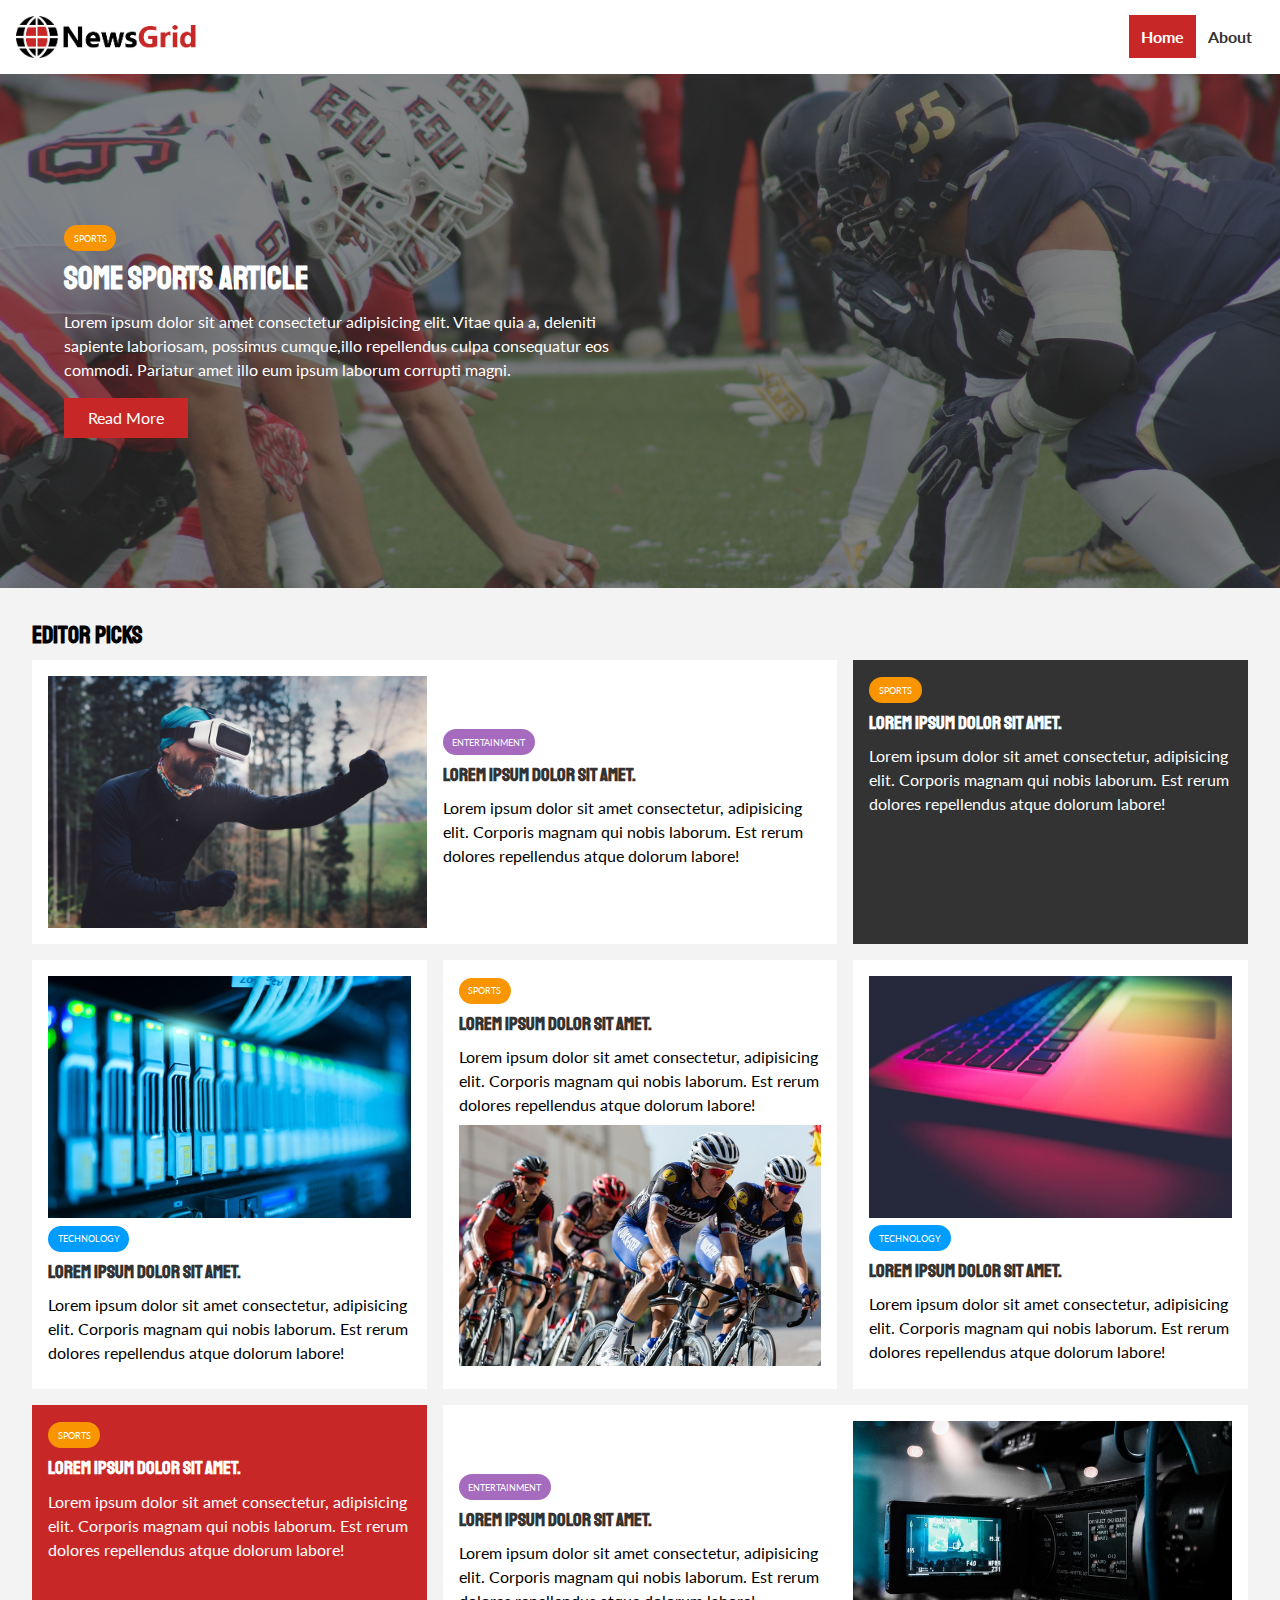
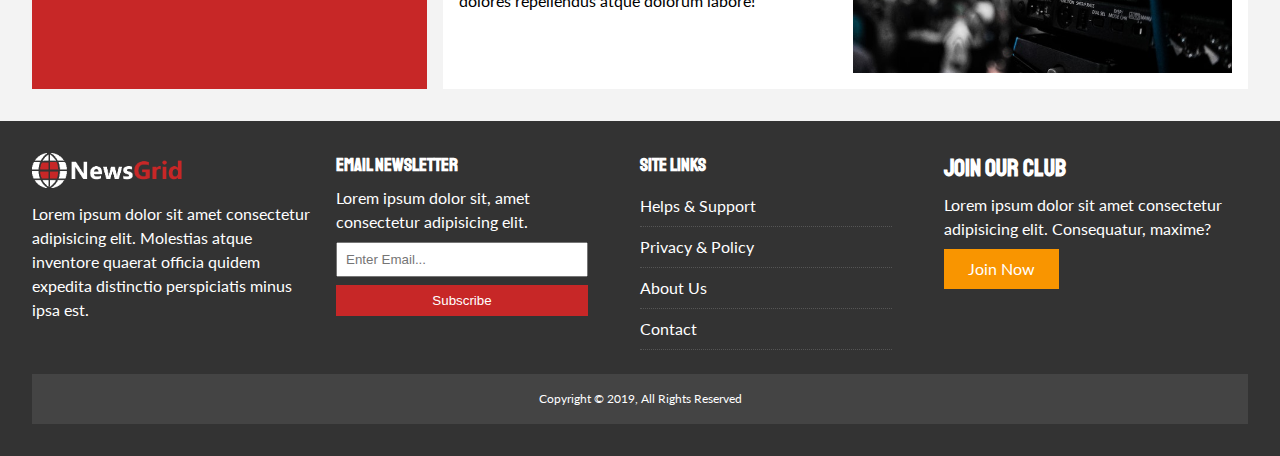
<file: newgrid/index.html>
<!DOCTYPE html>
<html lang="en">
<head>
    <meta charset="UTF-8">
    <meta http-equiv="X-UA-Compatible" content="IE=edge">
    <meta name="viewport" content="width=device-width, initial-scale=1.0">
    <link rel="stylesheet" href="https://use.fontawesome.com/releases/v5.6.1/css/all.css" integrity="sha384-gfdkjb5BdAXd+lj+gudLWI+BXq4IuLW5IT+brZEZsLFm++aCMlF1V92rMkPaX4PP" crossorigin="anonymous">
    <link href="https://fonts.googleapis.com/css2?family=Lato:wght@300&family=Staatliches&display=swap" rel="stylesheet">
    <link rel="stylesheet" href="css/style.css">
    <link rel="stylesheet" media="screen and (max-width: 768px)" href="css/mobile.css">
    <link rel="shortcut icon" type="image/x-icon" href="favicon.ico">
    <title>NewsGrid | Latest News</title>
</head>
<body>
    <nav id="main-nav">
        <div class="container">
            <img src="img/logo.png" alt="NewsGrid" class="logo" title="NewsGrid">
            <div class="social">
                <a href="https://www.facebook.com/" target="_blank"><i class="fab fa-facebook fa-2x"></i></a>
                <a href="https://www.instagram.com/" target="_blank"><i class="fab fa-instagram fa-2x"></i></a>
                <a href="https://twitter.com/?lang=en" target="_blank"><i class="fab fa-twitter fa-2x"></i></a>
                <a href="https://www.youtube.com/" target="_blank"><i class="fab fa-youtube fa-2x"></i></a>
            </div>
            <ul>
                <li><a class="current" href="index.html">Home</a></li>
                <li><a  href="about.html">About</a></li>
            </ul>
        </div>
    </nav>
    <header id="showcase">
        <div class="container">
            <div class="showcase-container">
                <div class="showcase-content">
                    <div class="category category-sports">Sports</div>
                    <h1>Some Sports Article</h1>
                    <p>Lorem ipsum dolor sit amet consectetur adipisicing elit. Vitae quia a, deleniti sapiente laboriosam, possimus 
                        cumque,illo repellendus culpa consequatur eos commodi. Pariatur amet illo eum ipsum laborum corrupti magni.</p>
                    <a href="article.html" class="btn btn-primary">Read More</a>
                </div>
            </div>
        </div>
    </header>

    <section id="home-articles" class="py-2">
        <div class="container">
            <h2>Editor Picks</h2>
            <div class="articles-container">
                <article class="card">
                    <img src="img/articles/ent1.jpg" alt="">
                    <div>
                        <div class="category category-ent">Entertainment</div>
                        <h3>
                            <a href="article.html">Lorem ipsum dolor sit amet.</a>
                        </h3>
                        <p>Lorem ipsum dolor sit amet consectetur, adipisicing elit. Corporis magnam qui nobis laborum. Est rerum dolores repellendus atque dolorum labore!</p>
                    </div>
                </article>

                <article class="card bg-dark">
                    <div class="category category-sports">Sports</div>
                    <h3>
                        <a href="article.html">Lorem ipsum dolor sit amet.</a>
                    </h3>
                    <p>Lorem ipsum dolor sit amet consectetur, adipisicing elit. Corporis magnam qui nobis laborum. Est rerum dolores repellendus atque dolorum labore!</p>
                </article>

                <article class="card">
                    <img src="img/articles/tech1.jpg" alt="">
                    <div class="category category-tech">Technology</div>
                    <h3>
                        <a href="article.html">Lorem ipsum dolor sit amet.</a>
                    </h3>
                    <p>Lorem ipsum dolor sit amet consectetur, adipisicing elit. Corporis magnam qui nobis laborum. Est rerum dolores repellendus atque dolorum labore!</p>
                </article>

                <article class="card">
                    <div class="category category-sports">Sports</div>
                    <h3>
                        <a href="article.html">Lorem ipsum dolor sit amet.</a>
                    </h3>
                    <p>Lorem ipsum dolor sit amet consectetur, adipisicing elit. Corporis magnam qui nobis laborum. Est rerum dolores repellendus atque dolorum labore!</p>
                    <img src="img/articles/sports1.jpg" alt="">
                </article>

                <article class="card">
                    <img src="img/articles/tech2.jpg" alt="">
                    <div class="category category-tech">Technology</div>
                    <h3>
                        <a href="article.html">Lorem ipsum dolor sit amet.</a>
                    </h3>
                    <p>Lorem ipsum dolor sit amet consectetur, adipisicing elit. Corporis magnam qui nobis laborum. Est rerum dolores repellendus atque dolorum labore!</p>
                </article>

                <article class="card bg-primary">
                    <div class="category category-sports">Sports</div>
                    <h3>
                        <a href="article.html">Lorem ipsum dolor sit amet.</a>
                    </h3>
                    <p>Lorem ipsum dolor sit amet consectetur, adipisicing elit. Corporis magnam qui nobis laborum. Est rerum dolores repellendus atque dolorum labore!</p>
                </article>

                <article class="card">
                    <div>
                        <div class="category category-ent">Entertainment</div>
                        <h3>
                            <a href="article.html">Lorem ipsum dolor sit amet.</a>
                        </h3>
                        <p>Lorem ipsum dolor sit amet consectetur, adipisicing elit. Corporis magnam qui nobis laborum. Est rerum dolores repellendus atque dolorum labore!</p>
                    </div>
                    <img src="img/articles/ent2.jpg" alt="">
                </article>
            </div>
        </div>
    </section>

    <footer id="main-footer" class="py-2">
        <div class="container footer-container">
            <div>
                <img src="img/logo_light.png" alt="NewsGrid">
                <p>Lorem ipsum dolor sit amet consectetur adipisicing elit. Molestias atque inventore quaerat officia quidem expedita distinctio perspiciatis minus ipsa est.</p>
            </div>
            <div>
                <h3>Email Newsletter</h3>
                <p>Lorem ipsum dolor sit, amet consectetur adipisicing elit.</p>
                <form>
                    <input type="email" placeholder="Enter Email...">
                    <input type="submit" value="Subscribe" class="btn btn-primary">
                </form>
            </div>
            <div>
                <h3>Site Links</h3>
                <ul class="list">
                    <li><a href="#">Helps & Support</a></li>
                    <li><a href="#">Privacy & Policy</a></li>
                    <li><a href="#">About Us</a></li>
                    <li><a href="#">Contact</a></li>
                </ul>
            </div>
            <div>
                <h2>Join Our Club</h2>
                <p>Lorem ipsum dolor sit amet consectetur adipisicing elit. Consequatur, maxime?</p>
                <a href="#" class="btn btn-secondary">Join Now</a>
            </div>
            <div>
                <p>
                    Copyright &copy; 2019, All Rights Reserved
                </p>
            </div>
        </div>
    </footer>
</body>
</html>
</file>
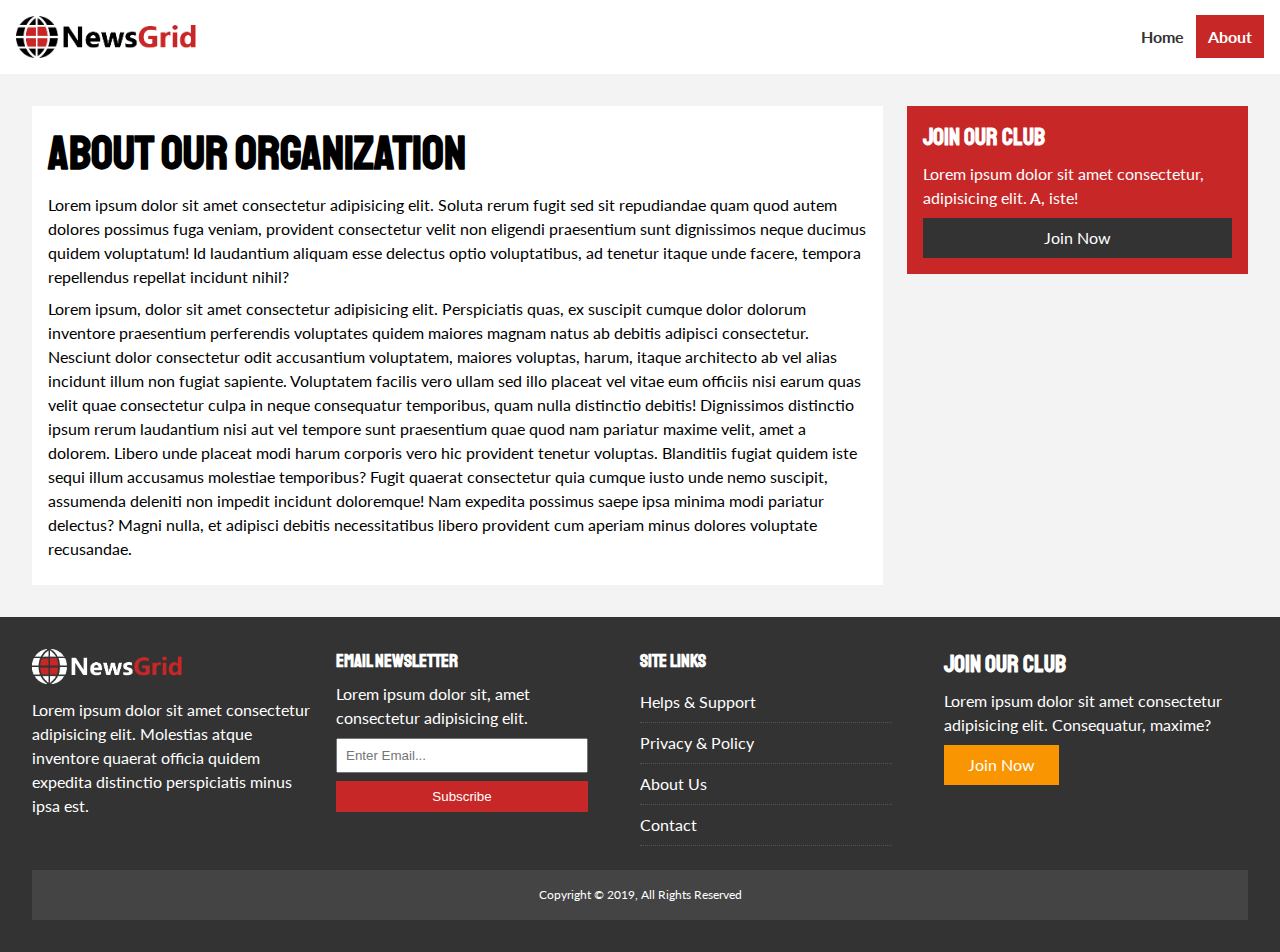
<file: newgrid/about.html>
<!DOCTYPE html>
<html lang="en">
<head>
    <meta charset="UTF-8">
    <meta http-equiv="X-UA-Compatible" content="IE=edge">
    <meta name="viewport" content="width=device-width, initial-scale=1.0">
    <link rel="stylesheet" href="https://use.fontawesome.com/releases/v5.6.1/css/all.css" integrity="sha384-gfdkjb5BdAXd+lj+gudLWI+BXq4IuLW5IT+brZEZsLFm++aCMlF1V92rMkPaX4PP" crossorigin="anonymous">
    <link href="https://fonts.googleapis.com/css2?family=Lato:wght@300&family=Staatliches&display=swap" rel="stylesheet">
    <link rel="stylesheet" href="css/style.css">
    <link rel="stylesheet" media="screen and (max-width: 768px)" href="css/mobile.css">
    <link rel="shortcut icon" type="image/x-icon" href="favicon.ico">
    <title>NewsGrid | About</title>
</head>
<body>
    <nav id="main-nav">
        <div class="container">
            <img src="img/logo.png" alt="NewsGrid" class="logo" title="NewsGrid">
            <div class="social">
                <a href="https://www.facebook.com/" target="_blank"><i class="fab fa-facebook fa-2x"></i></a>
                <a href="https://www.instagram.com/" target="_blank"><i class="fab fa-instagram fa-2x"></i></a>
                <a href="https://twitter.com/?lang=en" target="_blank"><i class="fab fa-twitter fa-2x"></i></a>
                <a href="https://www.youtube.com/" target="_blank"><i class="fab fa-youtube fa-2x"></i></a>
            </div>
            <ul>
                <li><a href="index.html">Home</a></li>
                <li><a class="current" href="about.html">About</a></li>
            </ul>
        </div>
    </nav>
    <section id="about">
        <div class="container">
            <div class="page-container">
                <article class="card">
                    <h1 class="l-heading">About Our Organization</h1>
                    <p>Lorem ipsum dolor sit amet consectetur adipisicing elit. Soluta rerum fugit sed sit repudiandae quam quod autem dolores possimus fuga veniam, provident consectetur velit non eligendi praesentium sunt dignissimos neque ducimus quidem voluptatum! Id laudantium aliquam esse delectus optio voluptatibus, ad tenetur itaque unde facere, tempora repellendus repellat incidunt nihil?</p>
                    <p>Lorem ipsum, dolor sit amet consectetur adipisicing elit. Perspiciatis quas, ex suscipit cumque dolor dolorum inventore praesentium perferendis voluptates quidem maiores magnam natus ab debitis adipisci consectetur. Nesciunt dolor consectetur odit accusantium voluptatem, maiores voluptas, harum, itaque architecto ab vel alias incidunt illum non fugiat sapiente. Voluptatem facilis vero ullam sed illo placeat vel vitae eum officiis nisi earum quas velit quae consectetur culpa in neque consequatur temporibus, quam nulla distinctio debitis! Dignissimos distinctio ipsum rerum laudantium nisi aut vel tempore sunt praesentium quae quod nam pariatur maxime velit, amet a dolorem. Libero unde placeat modi harum corporis vero hic provident tenetur voluptas. Blanditiis fugiat quidem iste sequi illum accusamus molestiae temporibus? Fugit quaerat consectetur quia cumque iusto unde nemo suscipit, assumenda deleniti non impedit incidunt doloremque! Nam expedita possimus saepe ipsa minima modi pariatur delectus? Magni nulla, et adipisci debitis necessitatibus libero provident cum aperiam minus dolores voluptate recusandae.</p>
                </article>
                <div class="card bg-primary">
                    <h2>Join Our Club</h2>
                    <p>Lorem ipsum dolor sit amet consectetur, adipisicing elit. A, iste!</p>
                    <a href="" class="btn btn-dark btn-block">Join Now</a>
                </div>
            </div>
        </div>
    </section>
    <footer id="main-footer" class="py-2">
        <div class="container footer-container">
            <div>
                <img src="img/logo_light.png" alt="NewsGrid">
                <p>Lorem ipsum dolor sit amet consectetur adipisicing elit. Molestias atque inventore quaerat officia quidem expedita distinctio perspiciatis minus ipsa est.</p>
            </div>
            <div>
                <h3>Email Newsletter</h3>
                <p>Lorem ipsum dolor sit, amet consectetur adipisicing elit.</p>
                <form>
                    <input type="email" placeholder="Enter Email...">
                    <input type="submit" value="Subscribe" class="btn btn-primary">
                </form>
            </div>
            <div>
                <h3>Site Links</h3>
                <ul class="list">
                    <li><a href="#">Helps & Support</a></li>
                    <li><a href="#">Privacy & Policy</a></li>
                    <li><a href="#">About Us</a></li>
                    <li><a href="#">Contact</a></li>
                </ul>
            </div>
            <div>
                <h2>Join Our Club</h2>
                <p>Lorem ipsum dolor sit amet consectetur adipisicing elit. Consequatur, maxime?</p>
                <a href="#" class="btn btn-secondary">Join Now</a>
            </div>
            <div>
                <p>
                    Copyright &copy; 2019, All Rights Reserved
                </p>
            </div>
        </div>
    </footer>
</body>
</html>
</file>
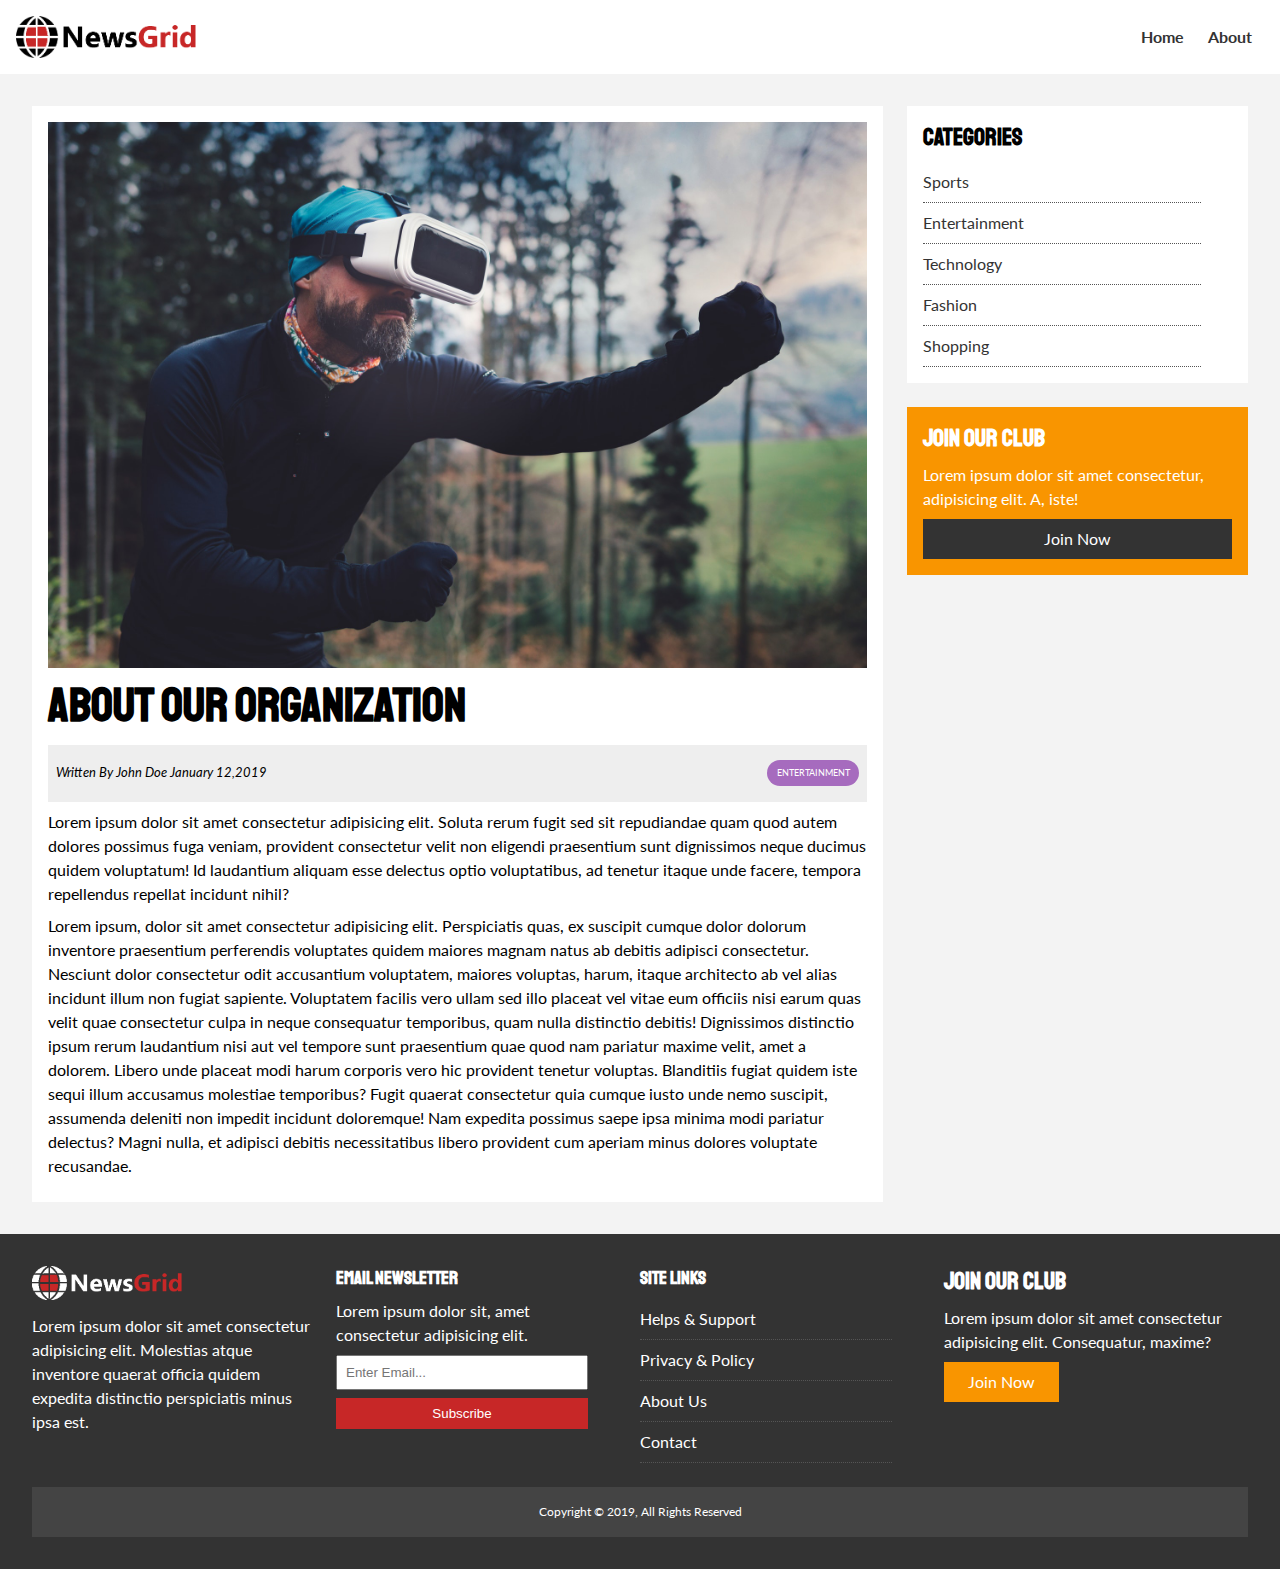
<file: newgrid/article.html>
<!DOCTYPE html>
<html lang="en">
<head>
    <meta charset="UTF-8">
    <meta http-equiv="X-UA-Compatible" content="IE=edge">
    <meta name="viewport" content="width=device-width, initial-scale=1.0">
    <link rel="stylesheet" href="https://use.fontawesome.com/releases/v5.6.1/css/all.css" integrity="sha384-gfdkjb5BdAXd+lj+gudLWI+BXq4IuLW5IT+brZEZsLFm++aCMlF1V92rMkPaX4PP" crossorigin="anonymous">
    <link href="https://fonts.googleapis.com/css2?family=Lato:wght@300&family=Staatliches&display=swap" rel="stylesheet">
    <link rel="stylesheet" href="css/style.css">
    <link rel="stylesheet" media="screen and (max-width: 768px)" href="css/mobile.css">
    <link rel="shortcut icon" type="image/x-icon" href="favicon.ico">
    <title>NewsGrid | Latest News</title>
</head>
<body>
    <nav id="main-nav">
        <div class="container">
            <img src="img/logo.png" alt="NewsGrid" class="logo" title="NewsGrid">
            <div class="social">
                <a href="https://www.facebook.com/" target="_blank"><i class="fab fa-facebook fa-2x"></i></a>
                <a href="https://www.instagram.com/" target="_blank"><i class="fab fa-instagram fa-2x"></i></a>
                <a href="https://twitter.com/?lang=en" target="_blank"><i class="fab fa-twitter fa-2x"></i></a>
                <a href="https://www.youtube.com/" target="_blank"><i class="fab fa-youtube fa-2x"></i></a>
            </div>
            <ul>
                <li><a href="index.html">Home</a></li>
                <li><a href="about.html">About</a></li>
            </ul>
        </div>
    </nav>
    <section id="article">
        <div class="container">
            <div class="page-container">
                <article class="card">
                    <img src="img/articles/ent1.jpg" alt="">
                    <h1 class="l-heading">About Our Organization</h1>
                    <div class="meta">
                        <small>
                            <i class="fas fa-user">Written By John Doe January 12,2019</i>
                        </small>
                        <div class="category category-ent">Entertainment</div>
                    </div>
                    <p>Lorem ipsum dolor sit amet consectetur adipisicing elit. Soluta rerum fugit sed sit repudiandae quam quod autem dolores possimus fuga veniam, provident consectetur velit non eligendi praesentium sunt dignissimos neque ducimus quidem voluptatum! Id laudantium aliquam esse delectus optio voluptatibus, ad tenetur itaque unde facere, tempora repellendus repellat incidunt nihil?</p>
                    <p>Lorem ipsum, dolor sit amet consectetur adipisicing elit. Perspiciatis quas, ex suscipit cumque dolor dolorum inventore praesentium perferendis voluptates quidem maiores magnam natus ab debitis adipisci consectetur. Nesciunt dolor consectetur odit accusantium voluptatem, maiores voluptas, harum, itaque architecto ab vel alias incidunt illum non fugiat sapiente. Voluptatem facilis vero ullam sed illo placeat vel vitae eum officiis nisi earum quas velit quae consectetur culpa in neque consequatur temporibus, quam nulla distinctio debitis! Dignissimos distinctio ipsum rerum laudantium nisi aut vel tempore sunt praesentium quae quod nam pariatur maxime velit, amet a dolorem. Libero unde placeat modi harum corporis vero hic provident tenetur voluptas. Blanditiis fugiat quidem iste sequi illum accusamus molestiae temporibus? Fugit quaerat consectetur quia cumque iusto unde nemo suscipit, assumenda deleniti non impedit incidunt doloremque! Nam expedita possimus saepe ipsa minima modi pariatur delectus? Magni nulla, et adipisci debitis necessitatibus libero provident cum aperiam minus dolores voluptate recusandae.</p>
                </article>

                <aside id="categories" class="card">
                    <h2>Categories</h2>
                    <ul class="list">
                        <li><a href="#" class="fas fa-chevron-right">Sports</a></li>
                        <li><a href="#" class="fas fa-chevron-right">Entertainment</a></li>
                        <li><a href="#" class="fas fa-chevron-right">Technology</a></li>
                        <li><a href="#" class="fas fa-chevron-right">Fashion</a></li>
                        <li><a href="#" class="fas fa-chevron-right">Shopping</a></li>
                    </ul>
                </aside>
                <div class="card bg-secondary">
                    <h2>Join Our Club</h2>
                    <p>Lorem ipsum dolor sit amet consectetur, adipisicing elit. A, iste!</p>
                    <a href="" class="btn btn-dark btn-block">Join Now</a>
                </div>
            </div>
        </div>
    </section>
    <footer id="main-footer" class="py-2">
        <div class="container footer-container">
            <div>
                <img src="img/logo_light.png" alt="NewsGrid">
                <p>Lorem ipsum dolor sit amet consectetur adipisicing elit. Molestias atque inventore quaerat officia quidem expedita distinctio perspiciatis minus ipsa est.</p>
            </div>
            <div>
                <h3>Email Newsletter</h3>
                <p>Lorem ipsum dolor sit, amet consectetur adipisicing elit.</p>
                <form>
                    <input type="email" placeholder="Enter Email...">
                    <input type="submit" value="Subscribe" class="btn btn-primary">
                </form>
            </div>
            <div>
                <h3>Site Links</h3>
                <ul class="list">
                    <li><a href="#">Helps & Support</a></li>
                    <li><a href="#">Privacy & Policy</a></li>
                    <li><a href="#">About Us</a></li>
                    <li><a href="#">Contact</a></li>
                </ul>
            </div>
            <div>
                <h2>Join Our Club</h2>
                <p>Lorem ipsum dolor sit amet consectetur adipisicing elit. Consequatur, maxime?</p>
                <a href="#" class="btn btn-secondary">Join Now</a>
            </div>
            <div>
                <p>
                    Copyright &copy; 2019, All Rights Reserved
                </p>
            </div>
        </div>
    </footer>
</body>
</html>
</file>
<file: newgrid/css/style.css>
:root{
    --primary-color:#c72727;
    --secondary-color:#f99500;
    --light-color:#f3f3f3;
    --dark-color:#333;
    --max-width:1100;
}

.category{
    --sports-color:#f99500;
    --ent-color:#a66bbe;
    --tech-color:#009cff
}

*{
    margin: 0;
    padding: 0;
    box-sizing: border-box;
}

body{
    font-family: 'Lato', sans-serif;
    line-height: 1.5;
    background: var(--light-color);
}

a{
    color: #333;
    text-decoration: none;
}

ul{
    list-style: none    ;
}

p{
    margin: .5rem 0;
}

img{
    width: 100%;
}

h1,h2,h3,h4,h5,h6{
    font-family: 'Staatliches', cursive;
    margin-bottom: .55rem;
    line-height: 1.3;
}

.container{
    max-width: var(--max-width);
    margin: auto;
    padding: 0 2rem;
    overflow: hidden;
}

.category{
    color: #fff;
    font-size: 0.55rem;
    display: inline-block;
    border-radius: 15px;
    margin-bottom: 0.5rem;
    padding: 0.4rem 0.6rem;
    text-transform: uppercase;
}

.category-sports{background: var(--sports-color);}
.category-ent{background: var(--ent-color);}
.category-tech{background: var(--tech-color);}


.btn{
    display: inline-block;
    border:none;
    background: var(--dark-color);
    color: #fff;
    padding: 0.5rem 1.5rem;
}

.btn-block{
    display: block;
    text-align: center;
    width: 100%;
}

.btn-light{background: var(--light-color) }
.btn-primary{background: var(--primary-color) }
.btn-secondary{background: var(--secondary-color) }

.btn:hover{
    opacity: 0.9;
}

.card{
    background: #fff;
    padding: 1rem;
}

.bg-dark{
    background: var(--dark-color);
    color: #fff;
}

.bg-primary{
    background: var(--primary-color);
    color: #fff;
}

.bg-secondary{
    background: var(--secondary-color);
    color: #fff;
}

.bg-dark h1,
.bg-dark h2,
.bg-dark h3,
.bg-dark a,
.bg-primary h1,
.bg-primary h2,
.bg-primary h3,
.bg-primary a,
.bg-secondary h1,
.bg-secondary h2,
.bg-secondary h3,
.bg-secondary a{
    color: #fff;
}


.py-1{padding: 1.5rem 0}
.py-2{padding: 2rem 0}
.py-3{padding: 3rem 0}

.p-1{padding: 1.5rem }
.p-2{padding: 2rem }
.p-3{padding: 3rem }

.list li{
    padding: .5rem 0;
    border-bottom: #555 dotted 1px;
    width: 90%;
}

.list li a:hover{
    color: var(--primary-color) !important;
}


.page-container{
    display: grid;
    grid-template-columns: 5fr 2fr;
    margin: 2rem 0;
    grid-gap: 1.5rem;
}

.page-container>*:first-child{
    grid-row: 1/span 3;
}


.l-heading{
    font-size: 3rem;
}
/* Navigation */
#main-nav{
    background: #fff;
    position: sticky;
    top: 0;
    z-index: 2;
}

#main-nav .container{
    display: grid;
    grid-template-columns: 6fr 3fr 2fr;
    padding: 1rem;
    align-items: center;
}

#main-nav .logo{
    width: 180px;
}

#main-nav ul{
    justify-self: end;
    display: flex;
}

#main-nav ul li a{
    padding: 0.75rem;
    font-weight: bold;
}

#main-nav ul li a.current{
    background: var(--primary-color);
    color: #fff;
}

#main-nav ul li a.current:hover{
    background: var(--light-color);
    color: var(--dark-color);
}

#main-nav .social{
    justify-self: center;
}

#main-nav .social i{
    color: #777;
    margin-right: .5rem;
    
}

/*showcase*/

#showcase{
    color: #fff;
    background: #333;
    padding: 2rem;
    position: relative;
}

#showcase::before{
    content: '';
    background: url('../img/featured.jpg') no-repeat center center/cover;
    position: absolute;
    top: 0;
    left: 0;
    width: 100%;
    height: 100%;
    opacity: 0.4;
}

#showcase .showcase-container{
    display: grid;
    grid-template-columns: repeat(2,1fr);
    justify-content: center;
    align-items: center;
    height: 50vh;
}
#showcase .showcase-content{
    z-index: 1;
}

#showcase .showcase-content p{
    margin-bottom: 1rem;
}

#home-articles .articles-container{
    display: grid;
    grid-template-columns: repeat(3,1fr);
    grid-gap: 1rem;
}

#home-articles .articles-container >*:first-child,
#home-articles .articles-container >*:last-child{
    display: grid;
    grid-template-columns: repeat(2,1fr);
    grid-column: 1/span 2;
    grid-gap: 1rem;
    align-items: center;
}

#home-articles .articles-container >*:last-child{
    grid-column: 2/span 2;
}

#article .meta{
    display: flex;
    align-items: center;
    background: #eee;
    padding: 0.5rem;
    justify-content: space-between;
}

#article .meta .category{
    margin-top: 0.4rem;
}


/* footer */

#main-footer{
    background: var(--dark-color);
    color: #fff;
}

#main-footer img{
    width: 150px;
}

#main-footer a{
    color: #fff;
}

#main-footer .footer-container{
    display: grid;
    grid-template-columns: repeat(4,1fr);
    grid-gap: 1.5rem;
}

#main-footer .footer-container >*:last-child{
    background: #444;
    display: grid;
    grid-column: 1/span4;
    font-size: 0.75rem;
    padding: .5rem;
    text-align: center;
}

#main-footer .footer-container input[type='email']{
    width: 90%;
    padding: 0.5rem ;
    margin-bottom: 0.5rem;
}

#main-footer .footer-container input[type='submit']
{
    width: 90%;
}
</file>
<file: newgrid/css/mobile.css>
#main-nav .social{
    display:none ;
}

#main-nav .container{
    grid-template-columns: 1fr;
    grid-gap: 1.3rem;
}

#main-nav .container ul,
#main-nav .container .logo{
    justify-self: center;
}

#main-nav .container ul a{
    padding: 0.5rem;
}


#home-articles .articles-container {
    grid-template-columns: repeat(2, 1fr);
}
  
#home-articles .articles-container > *:first-child,
#home-articles .articles-container > *:last-child {
    grid-template-columns: 1fr;
    grid-column: 1;
}

@media(max-width: 600px) {
  /* Stack Grid Items */
  #showcase .showcase-container,
  #home-articles .articles-container,
  #main-footer .footer-container {
    grid-template-columns: 1fr;
  }

  #main-footer .footer-container > *:last-child {
    grid-column: 1;
  }

  #main-footer .footer-container > *:first-child,
  #main-footer .footer-container > *:nth-child(2){
    border-bottom: #444 dotted 1px;
    padding-bottom: 1rem;
  }

  .page-container {
    grid-template-columns: 1fr;
    text-align: center;
  }

  .page-container > *:first-child {
    grid-row: 1;
  }

  .l-heading {
    font-size: 2rem;
  }
}
</file>
